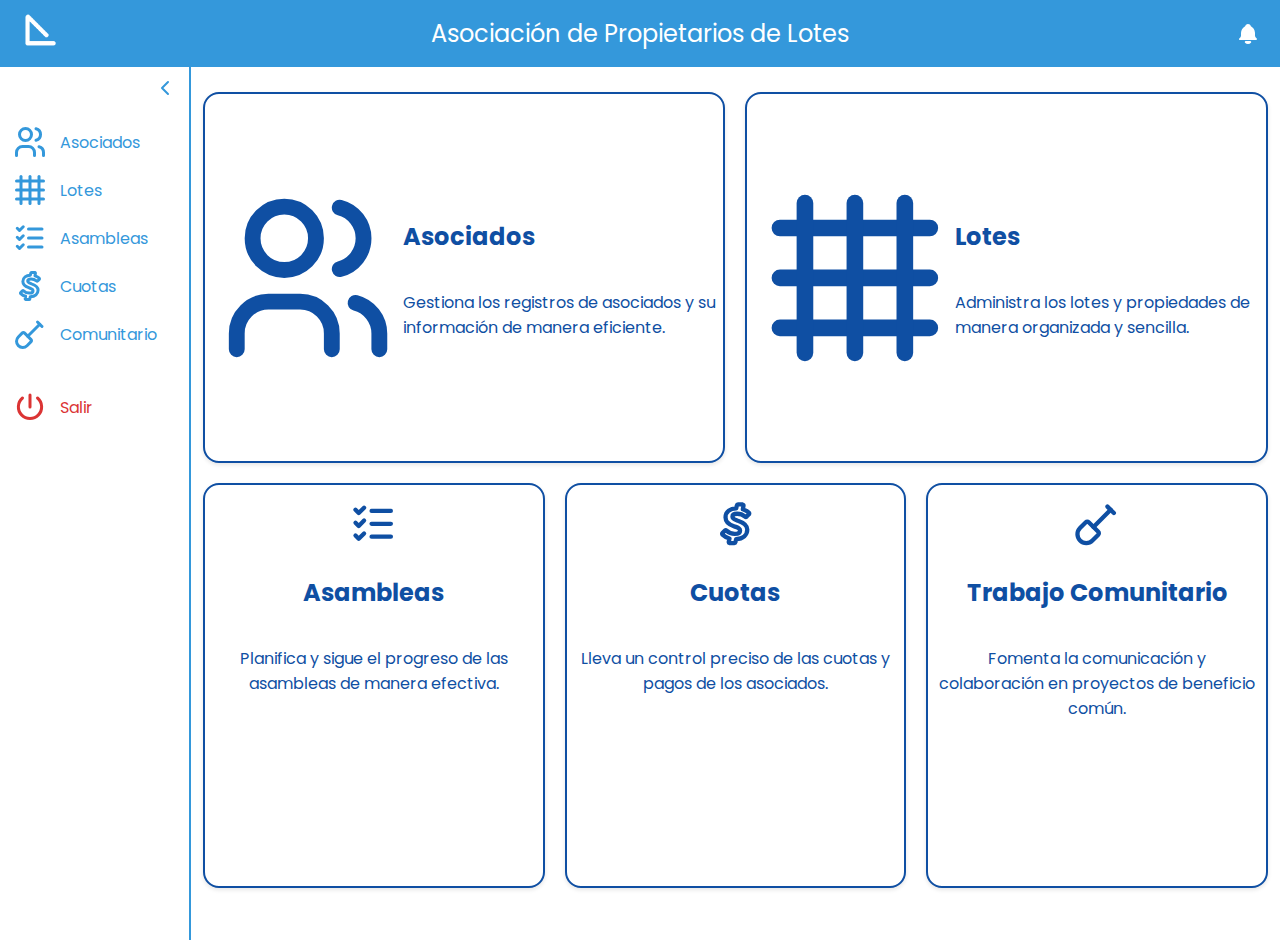
<file: index.html>
<!DOCTYPE html>
<html lang="es">

<head>
    <meta charset="UTF-8">
    <meta name="viewport" content="width=device-width, initial-scale=1.0">
    <link rel="stylesheet" href="./styles/dashboard.css">
    <script defer src="./script/sidebar.js"></script>
    <link rel="shortcut icon" href="./pages/assets/logo-apl-no-back.png" type="image/x-icon">
    <title>APL | Inicio</title>
</head>

<body>
    <header class="header">
        <div class="header-logo">
            <img src="./pages/assets/logo-apl.png" alt="Logo">
        </div>
        <div class="header-title">
            Asociación de Propietarios de Lotes
        </div>
        <div class="header-notification">
            <svg xmlns="http://www.w3.org/2000/svg" class="icon icon-tabler icon-tabler-bell-filled" width="24" height="24" viewBox="0 0 24 24" stroke-width="2" stroke="currentColor" fill="none" stroke-linecap="round" stroke-linejoin="round">
                <path stroke="none" d="M0 0h24v24H0z" fill="none"></path>
                <path d="M14.235 19c.865 0 1.322 1.024 .745 1.668a3.992 3.992 0 0 1 -2.98 1.332a3.992 3.992 0 0 1 -2.98 -1.332c-.552 -.616 -.158 -1.579 .634 -1.661l.11 -.006h4.471z" stroke-width="0" fill="currentColor"></path>
                <path d="M12 2c1.358 0 2.506 .903 2.875 2.141l.046 .171l.008 .043a8.013 8.013 0 0 1 4.024 6.069l.028 .287l.019 .289v2.931l.021 .136a3 3 0 0 0 1.143 1.847l.167 .117l.162 .099c.86 .487 .56 1.766 -.377 1.864l-.116 .006h-16c-1.028 0 -1.387 -1.364 -.493 -1.87a3 3 0 0 0 1.472 -2.063l.021 -.143l.001 -2.97a8 8 0 0 1 3.821 -6.454l.248 -.146l.01 -.043a3.003 3.003 0 0 1 2.562 -2.29l.182 -.017l.176 -.004z" stroke-width="0" fill="currentColor"></path>
             </svg>
        </div>
    </header>
    <div class="dashboard">
        <div class="sidebar" id="sidebar">
            
            <div class="arrow-container">
                <div class="arrow">
                    <svg xmlns="http://www.w3.org/2000/svg" class="icon icon-tabler icon-tabler-chevron-left" width="24" height="24" viewBox="0 0 24 24" stroke-width="2" stroke="currentColor" fill="none" stroke-linecap="round" stroke-linejoin="round">
                        <path stroke="none" d="M0 0h24v24H0z" fill="none"></path>
                        <path d="M15 6l-6 6l6 6"></path>
                     </svg>
                </div>
            </div>
            <ul>
                <li class="item-sidebar">
                    <svg xmlns="http://www.w3.org/2000/svg" class="icon icon-tabler icon-tabler-users" width="24" height="24" viewBox="0 0 24 24" stroke-width="2" stroke="currentColor" fill="none" stroke-linecap="round" stroke-linejoin="round">
                        <path stroke="none" d="M0 0h24v24H0z" fill="none"></path>
                        <path d="M9 7m-4 0a4 4 0 1 0 8 0a4 4 0 1 0 -8 0"></path>
                        <path d="M3 21v-2a4 4 0 0 1 4 -4h4a4 4 0 0 1 4 4v2"></path>
                        <path d="M16 3.13a4 4 0 0 1 0 7.75"></path>
                        <path d="M21 21v-2a4 4 0 0 0 -3 -3.85"></path>
                     </svg>
                     
                    <a href="./pages/asociados.html" class="link-sidebar">Asociados</a></li>
                <li class="item-sidebar">
                    <svg xmlns="http://www.w3.org/2000/svg" class="icon-sidebar" width="24" height="24" viewBox="0 0 24 24" stroke-width="2" stroke="currentColor" fill="none" stroke-linecap="round" stroke-linejoin="round">
                        <path stroke="none" d="M0 0h24v24H0z" fill="none"></path>
                        <path d="M3 6h18"></path>
                        <path d="M3 12h18"></path>
                        <path d="M3 18h18"></path>
                        <path d="M6 3v18"></path>
                        <path d="M12 3v18"></path>
                        <path d="M18 3v18"></path>
                     </svg>
                     
                    <a href="#" class="link-sidebar">Lotes</a></li>
                <li class="item-sidebar">
                    <svg xmlns="http://www.w3.org/2000/svg" class="icon icon-tabler icon-tabler-list-check" width="24" height="24" viewBox="0 0 24 24" stroke-width="2" stroke="currentColor" fill="none" stroke-linecap="round" stroke-linejoin="round">
                        <path stroke="none" d="M0 0h24v24H0z" fill="none"></path>
                        <path d="M3.5 5.5l1.5 1.5l2.5 -2.5"></path>
                        <path d="M3.5 11.5l1.5 1.5l2.5 -2.5"></path>
                        <path d="M3.5 17.5l1.5 1.5l2.5 -2.5"></path>
                        <path d="M11 6l9 0"></path>
                        <path d="M11 12l9 0"></path>
                        <path d="M11 18l9 0"></path>
                     </svg>
                     
                    <a href="#" class="link-sidebar">Asambleas</a></li>
                <li class="item-sidebar">
                    <svg xmlns="http://www.w3.org/2000/svg" class="icon icon-tabler icon-tabler-brand-cashapp" width="24" height="24" viewBox="0 0 24 24" stroke-width="2" stroke="currentColor" fill="none" stroke-linecap="round" stroke-linejoin="round">
                        <path stroke="none" d="M0 0h24v24H0z" fill="none"></path>
                        <path d="M17.1 8.648a.568 .568 0 0 1 -.761 .011a5.682 5.682 0 0 0 -3.659 -1.34c-1.102 0 -2.205 .363 -2.205 1.374c0 1.023 1.182 1.364 2.546 1.875c2.386 .796 4.363 1.796 4.363 4.137c0 2.545 -1.977 4.295 -5.204 4.488l-.295 1.364a.557 .557 0 0 1 -.546 .443h-2.034l-.102 -.011a.568 .568 0 0 1 -.432 -.67l.318 -1.444a7.432 7.432 0 0 1 -3.273 -1.784v-.011a.545 .545 0 0 1 0 -.773l1.137 -1.102c.214 -.2 .547 -.2 .761 0a5.495 5.495 0 0 0 3.852 1.5c1.478 0 2.466 -.625 2.466 -1.614c0 -.989 -1 -1.25 -2.886 -1.954c-2 -.716 -3.898 -1.728 -3.898 -4.091c0 -2.75 2.284 -4.091 4.989 -4.216l.284 -1.398a.545 .545 0 0 1 .545 -.432h2.023l.114 .012a.544 .544 0 0 1 .42 .647l-.307 1.557a8.528 8.528 0 0 1 2.818 1.58l.023 .022c.216 .228 .216 .569 0 .773l-1.057 1.057z"></path>
                     </svg>
                     
                    <a href="#" class="link-sidebar">Cuotas</a></li>
                <li class="item-sidebar">
                    <svg xmlns="http://www.w3.org/2000/svg" class="icon icon-tabler icon-tabler-shovel" width="24" height="24" viewBox="0 0 24 24" stroke-width="2" stroke="currentColor" fill="none" stroke-linecap="round" stroke-linejoin="round">
                        <path stroke="none" d="M0 0h24v24H0z" fill="none"></path>
                        <path d="M17 4l3 3"></path>
                        <path d="M18.5 5.5l-8 8"></path>
                        <path d="M8.276 11.284l4.44 4.44a.968 .968 0 0 1 0 1.369l-2.704 2.704a4.108 4.108 0 0 1 -5.809 -5.81l2.704 -2.703a.968 .968 0 0 1 1.37 0z"></path>
                     </svg>
                    <a href="#" class="link-sidebar">Comunitario</a></li>
                    <br>
                    <li class="item-sidebar logout">
                        <svg xmlns="http://www.w3.org/2000/svg" class="icon icon-tabler icon-tabler-power" width="24" height="24" viewBox="0 0 24 24" stroke-width="2" stroke="currentColor" fill="none" stroke-linecap="round" stroke-linejoin="round">
                            <path stroke="none" d="M0 0h24v24H0z" fill="none"></path>
                            <path d="M7 6a7.75 7.75 0 1 0 10 0"></path>
                            <path d="M12 4l0 8"></path>
                         </svg>
                         <a href="/" class="link-sidebar">Salir</a>
                    </li>
            </ul>
           
        </div>
        <div class="content">
            <div class="card card-1">
                    <svg xmlns="http://www.w3.org/2000/svg" class="icon icon-tabler icon-tabler-users" width="24" height="24" viewBox="0 0 24 24" stroke-width="2" stroke="currentColor" fill="none" stroke-linecap="round" stroke-linejoin="round">
                        <path stroke="none" d="M0 0h24v24H0z" fill="none"></path>
                        <path d="M9 7m-4 0a4 4 0 1 0 8 0a4 4 0 1 0 -8 0"></path>
                        <path d="M3 21v-2a4 4 0 0 1 4 -4h4a4 4 0 0 1 4 4v2"></path>
                        <path d="M16 3.13a4 4 0 0 1 0 7.75"></path>
                        <path d="M21 21v-2a4 4 0 0 0 -3 -3.85"></path>
                     </svg>
                     <div class="copy">
                         <h2>Asociados</h2>
                         <p>Gestiona los registros de asociados y su información de manera eficiente.</p>
                     </div>
                </div>
            <div class="card card-2">
                <svg xmlns="http://www.w3.org/2000/svg" class="icon-sidebar" width="24" height="24" viewBox="0 0 24 24" stroke-width="2" stroke="currentColor" fill="none" stroke-linecap="round" stroke-linejoin="round">
                    <path stroke="none" d="M0 0h24v24H0z" fill="none"></path>
                    <path d="M3 6h18"></path>
                    <path d="M3 12h18"></path>
                    <path d="M3 18h18"></path>
                    <path d="M6 3v18"></path>
                    <path d="M12 3v18"></path>
                    <path d="M18 3v18"></path>
                 </svg>
                <div class="copy">
                    <h2>Lotes</h2>
                    <p>Administra los lotes y propiedades de manera organizada y sencilla.</p>
                </div>
                
            </div>
            <div class="card card-3">
                <svg xmlns="http://www.w3.org/2000/svg" class="icon icon-tabler icon-tabler-list-check" width="24" height="24" viewBox="0 0 24 24" stroke-width="2" stroke="currentColor" fill="none" stroke-linecap="round" stroke-linejoin="round">
                    <path stroke="none" d="M0 0h24v24H0z" fill="none"></path>
                    <path d="M3.5 5.5l1.5 1.5l2.5 -2.5"></path>
                    <path d="M3.5 11.5l1.5 1.5l2.5 -2.5"></path>
                    <path d="M3.5 17.5l1.5 1.5l2.5 -2.5"></path>
                    <path d="M11 6l9 0"></path>
                    <path d="M11 12l9 0"></path>
                    <path d="M11 18l9 0"></path>
                 </svg>
                <div class="copy">
                    <h2>Asambleas</h2>
                    <p>Planifica y sigue el progreso de las asambleas de manera efectiva.</p>
                </div>
                
            </div>
            <div class="card card-4">
                <svg xmlns="http://www.w3.org/2000/svg" class="icon icon-tabler icon-tabler-brand-cashapp" width="24" height="24" viewBox="0 0 24 24" stroke-width="2" stroke="currentColor" fill="none" stroke-linecap="round" stroke-linejoin="round">
                    <path stroke="none" d="M0 0h24v24H0z" fill="none"></path>
                    <path d="M17.1 8.648a.568 .568 0 0 1 -.761 .011a5.682 5.682 0 0 0 -3.659 -1.34c-1.102 0 -2.205 .363 -2.205 1.374c0 1.023 1.182 1.364 2.546 1.875c2.386 .796 4.363 1.796 4.363 4.137c0 2.545 -1.977 4.295 -5.204 4.488l-.295 1.364a.557 .557 0 0 1 -.546 .443h-2.034l-.102 -.011a.568 .568 0 0 1 -.432 -.67l.318 -1.444a7.432 7.432 0 0 1 -3.273 -1.784v-.011a.545 .545 0 0 1 0 -.773l1.137 -1.102c.214 -.2 .547 -.2 .761 0a5.495 5.495 0 0 0 3.852 1.5c1.478 0 2.466 -.625 2.466 -1.614c0 -.989 -1 -1.25 -2.886 -1.954c-2 -.716 -3.898 -1.728 -3.898 -4.091c0 -2.75 2.284 -4.091 4.989 -4.216l.284 -1.398a.545 .545 0 0 1 .545 -.432h2.023l.114 .012a.544 .544 0 0 1 .42 .647l-.307 1.557a8.528 8.528 0 0 1 2.818 1.58l.023 .022c.216 .228 .216 .569 0 .773l-1.057 1.057z"></path>
                 </svg>
                <div class="copy">
                    <h2>Cuotas</h2>
                    <p>Lleva un control preciso de las cuotas y pagos de los asociados.</p>
                </div>
                
            </div>
            <div class="card card-5">
                <svg xmlns="http://www.w3.org/2000/svg" class="icon icon-tabler icon-tabler-shovel" width="24" height="24" viewBox="0 0 24 24" stroke-width="2" stroke="currentColor" fill="none" stroke-linecap="round" stroke-linejoin="round">
                    <path stroke="none" d="M0 0h24v24H0z" fill="none"></path>
                    <path d="M17 4l3 3"></path>
                    <path d="M18.5 5.5l-8 8"></path>
                    <path d="M8.276 11.284l4.44 4.44a.968 .968 0 0 1 0 1.369l-2.704 2.704a4.108 4.108 0 0 1 -5.809 -5.81l2.704 -2.703a.968 .968 0 0 1 1.37 0z"></path>
                 </svg>
                <div class="copy">
                    <h2>Trabajo Comunitario</h2>
                    <p>Fomenta la comunicación y colaboración en proyectos de beneficio común.</p>
                </div>
                
            </div>
        </div>
    </div>
</body>

</html>
</file>
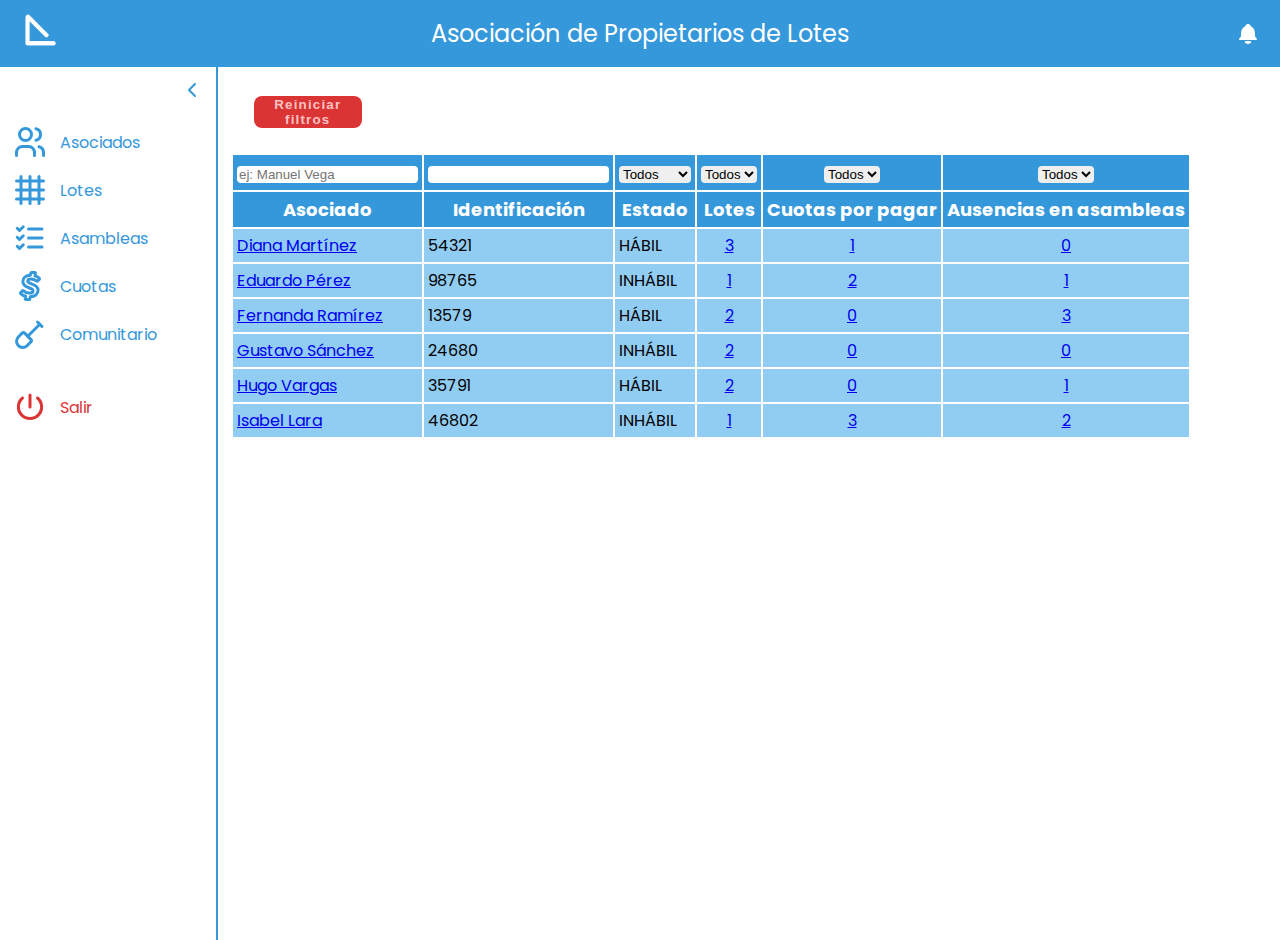
<file: pages/asociados.html>
<!DOCTYPE html>
<html lang="es">

<head>
    <meta charset="UTF-8">
    <meta name="viewport" content="width=device-width, initial-scale=1.0">
    <link rel="stylesheet" href="../styles/dashboard.css">
    <link rel="stylesheet" href="../styles/tablas.css">
    <link rel="stylesheet" href="../styles/dashboard.css">
    <script defer src="/script/dashboardAsociados.js"></script>
    <script defer src="../script/sidebar.js"></script>
    <script defer src="/script/filtrarFilas.js"></script>
    <link rel="shortcut icon" href="./assets/logo-apl-no-back.png" type="image/x-icon">
    <link rel="stylesheet" href="../styles/tablas.css">
    <title>APL | Asociados</title>
</head>

<body>
    <header class="header">
        <div class="header-logo">
            <img src="assets/logo-apl.png" alt="Logo">
        </div>
        <div class="header-title">
            Asociación de Propietarios de Lotes
        </div>
        <div class="header-notification">
            <svg xmlns="http://www.w3.org/2000/svg" class="icon icon-tabler icon-tabler-bell-filled" width="24"
                height="24" viewBox="0 0 24 24" stroke-width="2" stroke="currentColor" fill="none"
                stroke-linecap="round" stroke-linejoin="round">
                <path stroke="none" d="M0 0h24v24H0z" fill="none"></path>
                <path
                    d="M14.235 19c.865 0 1.322 1.024 .745 1.668a3.992 3.992 0 0 1 -2.98 1.332a3.992 3.992 0 0 1 -2.98 -1.332c-.552 -.616 -.158 -1.579 .634 -1.661l.11 -.006h4.471z"
                    stroke-width="0" fill="currentColor"></path>
                <path
                    d="M12 2c1.358 0 2.506 .903 2.875 2.141l.046 .171l.008 .043a8.013 8.013 0 0 1 4.024 6.069l.028 .287l.019 .289v2.931l.021 .136a3 3 0 0 0 1.143 1.847l.167 .117l.162 .099c.86 .487 .56 1.766 -.377 1.864l-.116 .006h-16c-1.028 0 -1.387 -1.364 -.493 -1.87a3 3 0 0 0 1.472 -2.063l.021 -.143l.001 -2.97a8 8 0 0 1 3.821 -6.454l.248 -.146l.01 -.043a3.003 3.003 0 0 1 2.562 -2.29l.182 -.017l.176 -.004z"
                    stroke-width="0" fill="currentColor"></path>
            </svg>
        </div>
    </header>
    <div class="dashboard">
        <div class="sidebar" id="sidebar">

            <div class="arrow-container">
                <div class="arrow">
                    <svg xmlns="http://www.w3.org/2000/svg" class="icon icon-tabler icon-tabler-chevron-left" width="24"
                        height="24" viewBox="0 0 24 24" stroke-width="2" stroke="currentColor" fill="none"
                        stroke-linecap="round" stroke-linejoin="round">
                        <path stroke="none" d="M0 0h24v24H0z" fill="none"></path>
                        <path d="M15 6l-6 6l6 6"></path>
                    </svg>
                </div>
            </div>
            <ul>
                <li class="item-sidebar">
                    <svg xmlns="http://www.w3.org/2000/svg" class="icon icon-tabler icon-tabler-users" width="24"
                        height="24" viewBox="0 0 24 24" stroke-width="2" stroke="currentColor" fill="none"
                        stroke-linecap="round" stroke-linejoin="round">
                        <path stroke="none" d="M0 0h24v24H0z" fill="none"></path>
                        <path d="M9 7m-4 0a4 4 0 1 0 8 0a4 4 0 1 0 -8 0"></path>
                        <path d="M3 21v-2a4 4 0 0 1 4 -4h4a4 4 0 0 1 4 4v2"></path>
                        <path d="M16 3.13a4 4 0 0 1 0 7.75"></path>
                        <path d="M21 21v-2a4 4 0 0 0 -3 -3.85"></path>
                    </svg>

                    <a href="#" class="link-sidebar">Asociados</a>
                </li>
                <li class="item-sidebar">
                    <svg xmlns="http://www.w3.org/2000/svg" class="icon-sidebar" width="24" height="24"
                        viewBox="0 0 24 24" stroke-width="2" stroke="currentColor" fill="none" stroke-linecap="round"
                        stroke-linejoin="round">
                        <path stroke="none" d="M0 0h24v24H0z" fill="none"></path>
                        <path d="M3 6h18"></path>
                        <path d="M3 12h18"></path>
                        <path d="M3 18h18"></path>
                        <path d="M6 3v18"></path>
                        <path d="M12 3v18"></path>
                        <path d="M18 3v18"></path>
                    </svg>

                    <a href="#" class="link-sidebar">Lotes</a>
                </li>
                <li class="item-sidebar">
                    <svg xmlns="http://www.w3.org/2000/svg" class="icon icon-tabler icon-tabler-list-check" width="24"
                        height="24" viewBox="0 0 24 24" stroke-width="2" stroke="currentColor" fill="none"
                        stroke-linecap="round" stroke-linejoin="round">
                        <path stroke="none" d="M0 0h24v24H0z" fill="none"></path>
                        <path d="M3.5 5.5l1.5 1.5l2.5 -2.5"></path>
                        <path d="M3.5 11.5l1.5 1.5l2.5 -2.5"></path>
                        <path d="M3.5 17.5l1.5 1.5l2.5 -2.5"></path>
                        <path d="M11 6l9 0"></path>
                        <path d="M11 12l9 0"></path>
                        <path d="M11 18l9 0"></path>
                    </svg>

                    <a href="#" class="link-sidebar">Asambleas</a>
                </li>
                <li class="item-sidebar">
                    <svg xmlns="http://www.w3.org/2000/svg" class="icon icon-tabler icon-tabler-brand-cashapp"
                        width="24" height="24" viewBox="0 0 24 24" stroke-width="2" stroke="currentColor" fill="none"
                        stroke-linecap="round" stroke-linejoin="round">
                        <path stroke="none" d="M0 0h24v24H0z" fill="none"></path>
                        <path
                            d="M17.1 8.648a.568 .568 0 0 1 -.761 .011a5.682 5.682 0 0 0 -3.659 -1.34c-1.102 0 -2.205 .363 -2.205 1.374c0 1.023 1.182 1.364 2.546 1.875c2.386 .796 4.363 1.796 4.363 4.137c0 2.545 -1.977 4.295 -5.204 4.488l-.295 1.364a.557 .557 0 0 1 -.546 .443h-2.034l-.102 -.011a.568 .568 0 0 1 -.432 -.67l.318 -1.444a7.432 7.432 0 0 1 -3.273 -1.784v-.011a.545 .545 0 0 1 0 -.773l1.137 -1.102c.214 -.2 .547 -.2 .761 0a5.495 5.495 0 0 0 3.852 1.5c1.478 0 2.466 -.625 2.466 -1.614c0 -.989 -1 -1.25 -2.886 -1.954c-2 -.716 -3.898 -1.728 -3.898 -4.091c0 -2.75 2.284 -4.091 4.989 -4.216l.284 -1.398a.545 .545 0 0 1 .545 -.432h2.023l.114 .012a.544 .544 0 0 1 .42 .647l-.307 1.557a8.528 8.528 0 0 1 2.818 1.58l.023 .022c.216 .228 .216 .569 0 .773l-1.057 1.057z">
                        </path>
                    </svg>

                    <a href="#" class="link-sidebar">Cuotas</a>
                </li>
                <li class="item-sidebar">
                    <svg xmlns="http://www.w3.org/2000/svg" class="icon icon-tabler icon-tabler-shovel" width="24"
                        height="24" viewBox="0 0 24 24" stroke-width="2" stroke="currentColor" fill="none"
                        stroke-linecap="round" stroke-linejoin="round">
                        <path stroke="none" d="M0 0h24v24H0z" fill="none"></path>
                        <path d="M17 4l3 3"></path>
                        <path d="M18.5 5.5l-8 8"></path>
                        <path
                            d="M8.276 11.284l4.44 4.44a.968 .968 0 0 1 0 1.369l-2.704 2.704a4.108 4.108 0 0 1 -5.809 -5.81l2.704 -2.703a.968 .968 0 0 1 1.37 0z">
                        </path>
                    </svg>
                    <a href="#" class="link-sidebar">Comunitario</a>
                </li>
                <br>
                <li class="item-sidebar logout">
                    <svg xmlns="http://www.w3.org/2000/svg" class="icon icon-tabler icon-tabler-power" width="24"
                        height="24" viewBox="0 0 24 24" stroke-width="2" stroke="currentColor" fill="none"
                        stroke-linecap="round" stroke-linejoin="round">
                        <path stroke="none" d="M0 0h24v24H0z" fill="none"></path>
                        <path d="M7 6a7.75 7.75 0 1 0 10 0"></path>
                        <path d="M12 4l0 8"></path>
                    </svg>
                    <a href="/" class="link-sidebar">Salir</a>
                </li>
            </ul>

        </div>
        <div class="wrapper-content">
            <div class="content">
                <div class="emergente">
                    <button id="limpiarFiltros">Reiniciar filtros</button>
                    <div>
                        <p id="mensajeNoCoincidencias" style="display: none;">No hay coincidencias</p>
                    </div>
                </div>
                <table id="tabla-asociados">
                    <thead>
                        <th><input type="text" name="buscarAsociado" id="buscarAsociado" placeholder="ej: Manuel Vega">
                        </th>
                        <th><input type="text" name="buscarIdentificacion" id="buscarIdentificacion"></th>
                        <th>
                            <select name="estadoAsociado" id="estadoAsociado">
                                <option value="Todos" selected>Todos</option>
                                <option value="HÁBIL">HÁBIL</option>
                                <option value="INHÁBIL">INHÁBIL</option>
                            </select>
                        </th>
                        <th>
                            <select name="lotesAsociado" id="lotesAsociado">
                                <option value="Todos" selected>Todos</option>
                                <option value="0">0</option>
                                <option value="1">1</option>
                                <option value="2">2</option>
                                <option value="3">3</option>
                                <option value="4">4</option>
                            </select>
                        </th>
                        <th>
                            <select name="cuotasAsociado" id="cuotasAsociado">
                                <option value="Todos" selected>Todos</option>
                                <option value="0">0</option>
                                <option value="1">1</option>
                                <option value="2">2</option>
                                <option value="3">3</option>
                                <option value="4">4</option>
                            </select>
                        </th>
                        <th>
                            <select name="ausenciasAsociado" id="ausenciasAsociado">
                                <option value="Todos" selected>Todos</option>
                                <option value="0">0</option>
                                <option value="1">1</option>
                                <option value="2">2</option>
                                <option value="3">3</option>
                                <option value="4">4</option>
                            </select>
                        </th>
                    </thead>
                    <thead>
                        <th>Asociado</th>
                        <th>Identificación</th>
                        <th>Estado</th>
                        <th>Lotes</th>
                        <th>Cuotas por pagar</th>
                        <th>Ausencias en asambleas</th>
                    </thead>
                    <tbody>

                    </tbody>
                </table>
            </div>
        </div>
    </div>
</body>

</html>
</file>
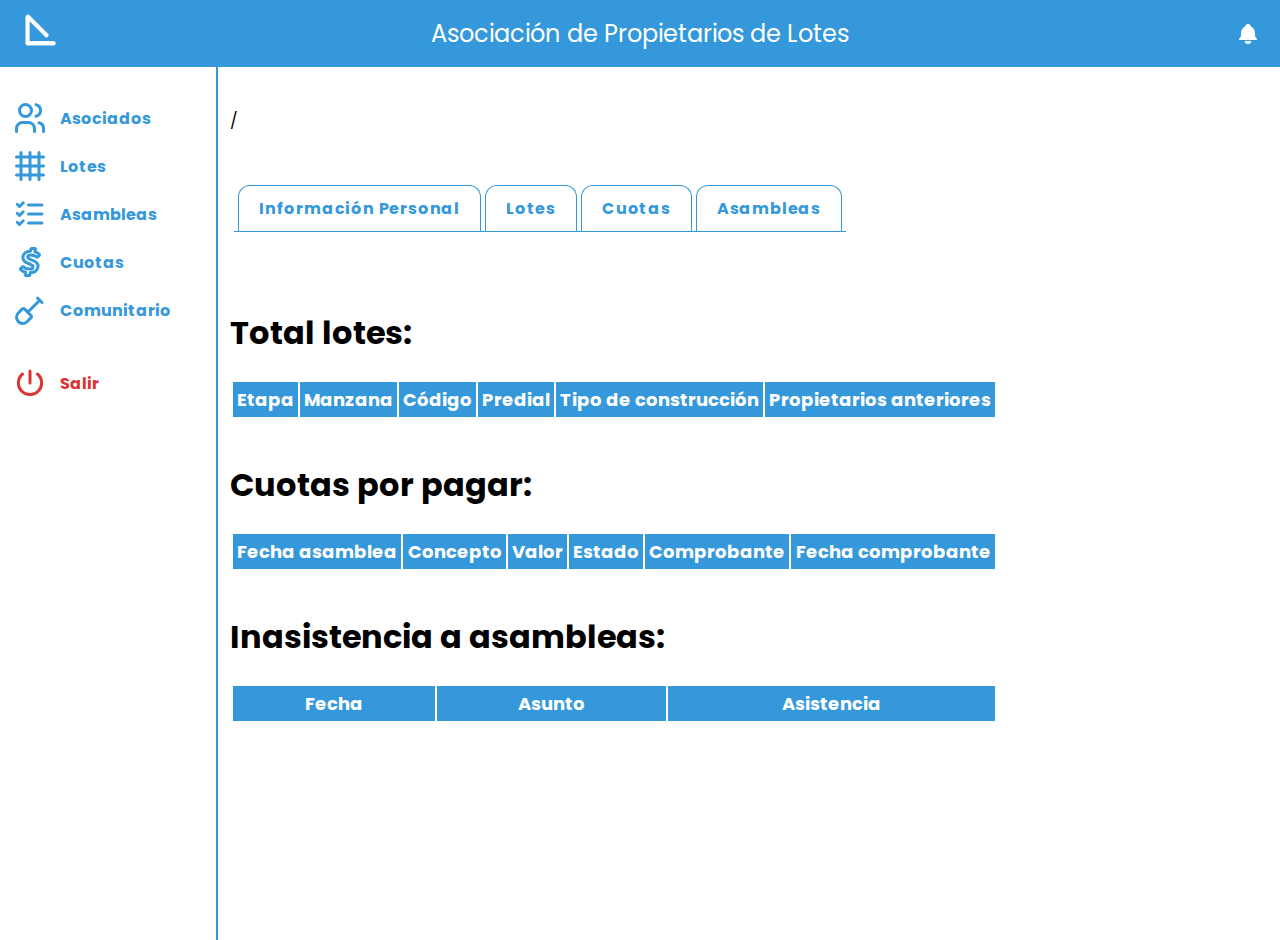
<file: pages/detalle-asociado.html>
<!DOCTYPE html>
<html lang="es">

<head>
    <meta charset="UTF-8">
    <meta name="viewport" content="width=device-width, initial-scale=1.0">
    <link rel="stylesheet" href="../styles/dashboard.css">
    <link rel="stylesheet" href="../styles/tablas.css">
    <link rel="stylesheet" href="../styles/dashboard.css">
    <link rel="stylesheet" href="/styles/tabs.css">
    <script defer src="/script/sidebar.js"></script>
    <script defer src="/script/mostrarTab.js"></script>
    <script defer src="/script/routes.js"></script>
    <script src="/script/cargarDetalle.js"></script>
    <link rel="shortcut icon" href="./assets/logo-apl-no-back.png" type="image/x-icon">
    <link rel="stylesheet" href="../styles/tablas.css">
    <title>APL | Asociados</title>

</head>

<body>
    <header class="header">
        <div class="header-logo">
            <img src="assets/logo-apl.png" alt="Logo">
        </div>
        <div class="header-title">
            Asociación de Propietarios de Lotes
        </div>
        <div class="header-notification">
            <svg xmlns="http://www.w3.org/2000/svg" class="icon icon-tabler icon-tabler-bell-filled" width="24"
                height="24" viewBox="0 0 24 24" stroke-width="2" stroke="currentColor" fill="none"
                stroke-linecap="round" stroke-linejoin="round">
                <path stroke="none" d="M0 0h24v24H0z" fill="none"></path>
                <path
                    d="M14.235 19c.865 0 1.322 1.024 .745 1.668a3.992 3.992 0 0 1 -2.98 1.332a3.992 3.992 0 0 1 -2.98 -1.332c-.552 -.616 -.158 -1.579 .634 -1.661l.11 -.006h4.471z"
                    stroke-width="0" fill="currentColor"></path>
                <path
                    d="M12 2c1.358 0 2.506 .903 2.875 2.141l.046 .171l.008 .043a8.013 8.013 0 0 1 4.024 6.069l.028 .287l.019 .289v2.931l.021 .136a3 3 0 0 0 1.143 1.847l.167 .117l.162 .099c.86 .487 .56 1.766 -.377 1.864l-.116 .006h-16c-1.028 0 -1.387 -1.364 -.493 -1.87a3 3 0 0 0 1.472 -2.063l.021 -.143l.001 -2.97a8 8 0 0 1 3.821 -6.454l.248 -.146l.01 -.043a3.003 3.003 0 0 1 2.562 -2.29l.182 -.017l.176 -.004z"
                    stroke-width="0" fill="currentColor"></path>
            </svg>
        </div>
    </header>
    <div class="dashboard">
        <div class="sidebar" id="sidebar">

            <ul>
                <li class="item-sidebar">
                    <svg xmlns="http://www.w3.org/2000/svg" class="icon icon-tabler icon-tabler-users" width="24"
                        height="24" viewBox="0 0 24 24" stroke-width="2" stroke="currentColor" fill="none"
                        stroke-linecap="round" stroke-linejoin="round">
                        <path stroke="none" d="M0 0h24v24H0z" fill="none"></path>
                        <path d="M9 7m-4 0a4 4 0 1 0 8 0a4 4 0 1 0 -8 0"></path>
                        <path d="M3 21v-2a4 4 0 0 1 4 -4h4a4 4 0 0 1 4 4v2"></path>
                        <path d="M16 3.13a4 4 0 0 1 0 7.75"></path>
                        <path d="M21 21v-2a4 4 0 0 0 -3 -3.85"></path>
                    </svg>

                    <a href="/pages/asociados.html" class="link-sidebar">Asociados</a>
                </li>
                <li class="item-sidebar">
                    <svg xmlns="http://www.w3.org/2000/svg" class="icon-sidebar" width="24" height="24"
                        viewBox="0 0 24 24" stroke-width="2" stroke="currentColor" fill="none" stroke-linecap="round"
                        stroke-linejoin="round">
                        <path stroke="none" d="M0 0h24v24H0z" fill="none"></path>
                        <path d="M3 6h18"></path>
                        <path d="M3 12h18"></path>
                        <path d="M3 18h18"></path>
                        <path d="M6 3v18"></path>
                        <path d="M12 3v18"></path>
                        <path d="M18 3v18"></path>
                    </svg>

                    <a href="#" class="link-sidebar">Lotes</a>
                </li>
                <li class="item-sidebar">
                    <svg xmlns="http://www.w3.org/2000/svg" class="icon icon-tabler icon-tabler-list-check" width="24"
                        height="24" viewBox="0 0 24 24" stroke-width="2" stroke="currentColor" fill="none"
                        stroke-linecap="round" stroke-linejoin="round">
                        <path stroke="none" d="M0 0h24v24H0z" fill="none"></path>
                        <path d="M3.5 5.5l1.5 1.5l2.5 -2.5"></path>
                        <path d="M3.5 11.5l1.5 1.5l2.5 -2.5"></path>
                        <path d="M3.5 17.5l1.5 1.5l2.5 -2.5"></path>
                        <path d="M11 6l9 0"></path>
                        <path d="M11 12l9 0"></path>
                        <path d="M11 18l9 0"></path>
                    </svg>

                    <a href="#" class="link-sidebar">Asambleas</a>
                </li>
                <li class="item-sidebar">
                    <svg xmlns="http://www.w3.org/2000/svg" class="icon icon-tabler icon-tabler-brand-cashapp"
                        width="24" height="24" viewBox="0 0 24 24" stroke-width="2" stroke="currentColor" fill="none"
                        stroke-linecap="round" stroke-linejoin="round">
                        <path stroke="none" d="M0 0h24v24H0z" fill="none"></path>
                        <path
                            d="M17.1 8.648a.568 .568 0 0 1 -.761 .011a5.682 5.682 0 0 0 -3.659 -1.34c-1.102 0 -2.205 .363 -2.205 1.374c0 1.023 1.182 1.364 2.546 1.875c2.386 .796 4.363 1.796 4.363 4.137c0 2.545 -1.977 4.295 -5.204 4.488l-.295 1.364a.557 .557 0 0 1 -.546 .443h-2.034l-.102 -.011a.568 .568 0 0 1 -.432 -.67l.318 -1.444a7.432 7.432 0 0 1 -3.273 -1.784v-.011a.545 .545 0 0 1 0 -.773l1.137 -1.102c.214 -.2 .547 -.2 .761 0a5.495 5.495 0 0 0 3.852 1.5c1.478 0 2.466 -.625 2.466 -1.614c0 -.989 -1 -1.25 -2.886 -1.954c-2 -.716 -3.898 -1.728 -3.898 -4.091c0 -2.75 2.284 -4.091 4.989 -4.216l.284 -1.398a.545 .545 0 0 1 .545 -.432h2.023l.114 .012a.544 .544 0 0 1 .42 .647l-.307 1.557a8.528 8.528 0 0 1 2.818 1.58l.023 .022c.216 .228 .216 .569 0 .773l-1.057 1.057z">
                        </path>
                    </svg>

                    <a href="#" class="link-sidebar">Cuotas</a>
                </li>
                <li class="item-sidebar">
                    <svg xmlns="http://www.w3.org/2000/svg" class="icon icon-tabler icon-tabler-shovel" width="24"
                        height="24" viewBox="0 0 24 24" stroke-width="2" stroke="currentColor" fill="none"
                        stroke-linecap="round" stroke-linejoin="round">
                        <path stroke="none" d="M0 0h24v24H0z" fill="none"></path>
                        <path d="M17 4l3 3"></path>
                        <path d="M18.5 5.5l-8 8"></path>
                        <path
                            d="M8.276 11.284l4.44 4.44a.968 .968 0 0 1 0 1.369l-2.704 2.704a4.108 4.108 0 0 1 -5.809 -5.81l2.704 -2.703a.968 .968 0 0 1 1.37 0z">
                        </path>
                    </svg>
                    <a href="#" class="link-sidebar">Comunitario</a>
                </li>
                <br>
                <li class="item-sidebar logout">
                    <svg xmlns="http://www.w3.org/2000/svg" class="icon icon-tabler icon-tabler-power" width="24"
                        height="24" viewBox="0 0 24 24" stroke-width="2" stroke="currentColor" fill="none"
                        stroke-linecap="round" stroke-linejoin="round">
                        <path stroke="none" d="M0 0h24v24H0z" fill="none"></path>
                        <path d="M7 6a7.75 7.75 0 1 0 10 0"></path>
                        <path d="M12 4l0 8"></path>
                    </svg>
                    <a href="/" class="link-sidebar">Salir</a>
                </li>
            </ul>

        </div>
        <div class="wrapper-content">
            <div class="content">
                <p><span id="rutaAsociado"></span>/<span id="rutaTab"></span></p>
                <div class="container-tabs">
                    <ul class="tabs">
                        <li><a href="#info" onclick="mostrarOcultarTabs()">Información Personal</a></li>
                        <li><a href="#lotes" onclick="mostrarOcultarTabs()">Lotes</a></li>
                        <li><a href="#cuotas" onclick="mostrarOcultarTabs()">Cuotas</a></li>
                        <li><a href="#asambleas" onclick="mostrarOcultarTabs()">Asambleas</a></li>
                    </ul>
                </div>
                <div class="tab-content" id="info">
                </div>
                <div class="tab-content" id="lotes">
                    <h1>Total lotes: <span id="cantidad-lotes-asociado"></span></h1>
                    <table id="tabla-lotes-asociado">
                        <thead>
                            <th>Etapa</th>
                            <th>Manzana</th>
                            <th>Código</th>
                            <th>Predial</th>
                            <th>Tipo de construcción</th>
                            <th>Propietarios anteriores</th>
                        </thead>
                        <tbody>
                        </tbody>
                    </table>
                </div>
                <div class="tab-content" id="cuotas">
                    <h1>Cuotas por pagar: <span id="cuotasPorPagar"></span></h1>
                    <table id="cuotasAsociado">
                        <thead>
                            <th>Fecha asamblea</th>
                            <th>Concepto</th>
                            <th>Valor</th>
                            <th>Estado</th>
                            <th>Comprobante</th>
                            <th>Fecha comprobante</th>
                        </thead>
                        <tbody>
                        </tbody>
                    </table>
                </div>
                <div class="tab-content" id="asambleas">
                    <h1>Inasistencia a asambleas: <span id="inasistenciaAsambleas"></span></h1>
                    <table id="tablaAsambleasAsociado">
                        <thead>
                            <th>Fecha</th>
                            <th>Asunto</th>
                            <th>Asistencia</th>
                        </thead>
                        <tbody>
                        </tbody>
                    </table>
                </div>
            </div>
        </div>
    </div>
</body>

</html>
</file>
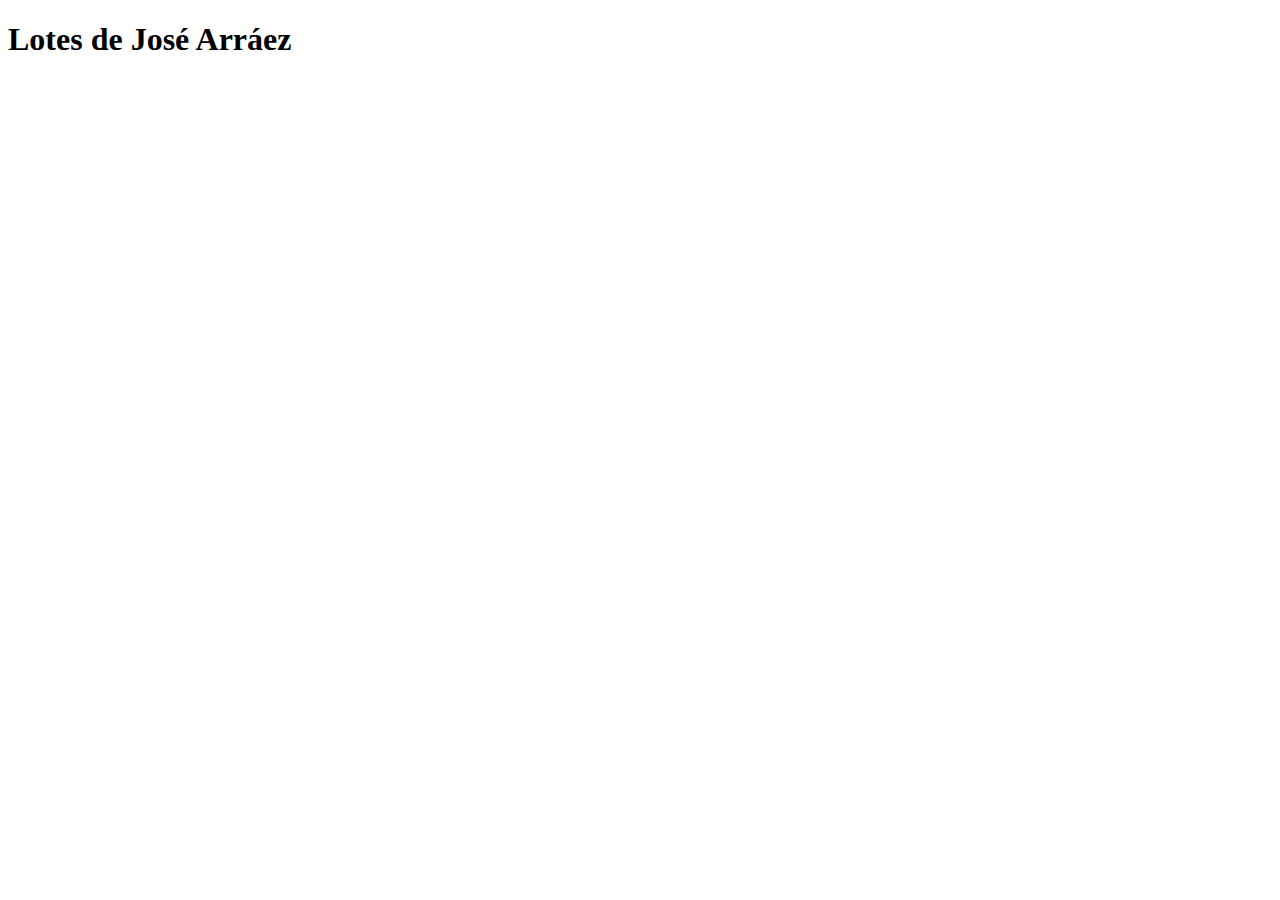
<file: pages/asambleas/José Arráez.html>
<!DOCTYPE html>
<html lang="en">
<head>
    <meta charset="UTF-8">
    <meta http-equiv="X-UA-Compatible" content="IE=edge">
    <meta name="viewport" content="width=device-width, initial-scale=1.0">
    <title>Lotes de José Arráez</title>
</head>
<body>
    <h1>Lotes de José Arráez</h1>
</body>
</html>
</file>
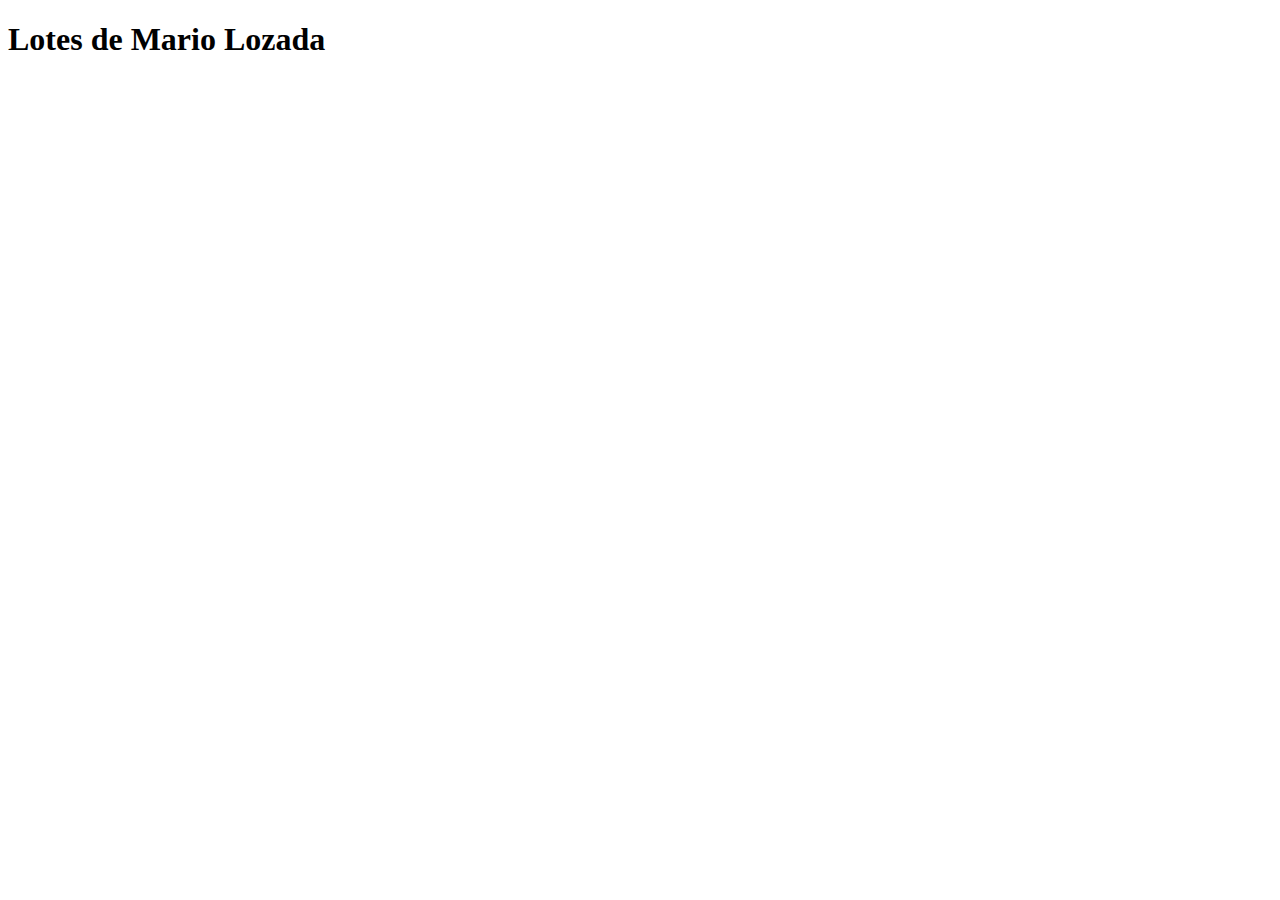
<file: pages/asambleas/Mario Lozada.html>
<!DOCTYPE html>
<html lang="en">
<head>
    <meta charset="UTF-8">
    <meta http-equiv="X-UA-Compatible" content="IE=edge">
    <meta name="viewport" content="width=device-width, initial-scale=1.0">
    <title>Lotes de Mario Lozada</title>
</head>
<body>
    <h1>Lotes de Mario Lozada</h1>
</body>
</html>
</file>
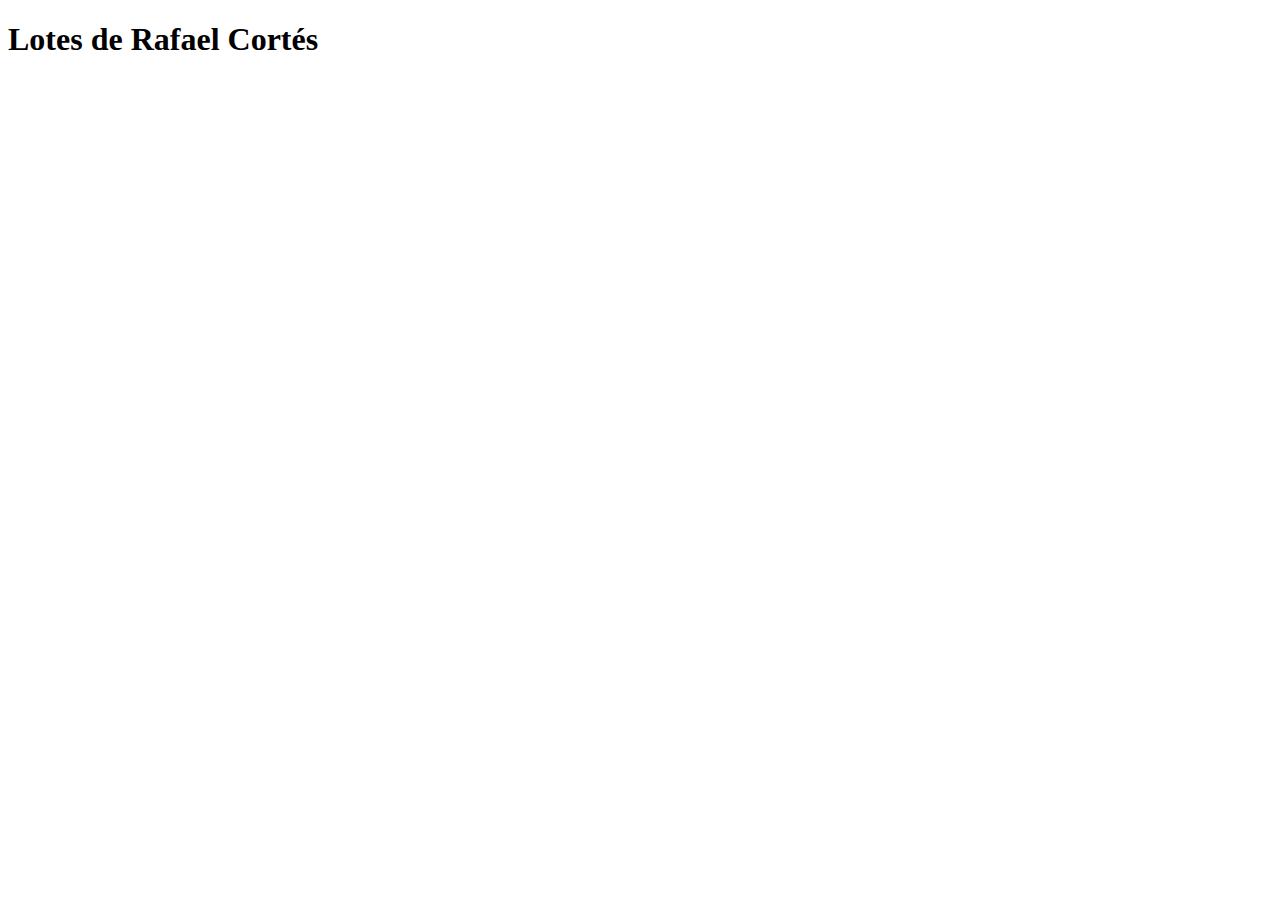
<file: pages/asambleas/Rafael Cortés.html>
<!DOCTYPE html>
<html lang="en">
<head>
    <meta charset="UTF-8">
    <meta http-equiv="X-UA-Compatible" content="IE=edge">
    <meta name="viewport" content="width=device-width, initial-scale=1.0">
    <title>Lotes de Rafael Cortés</title>
</head>
<body>
    <h1>Lotes de Rafael Cortés</h1>
</body>
</html>
</file>
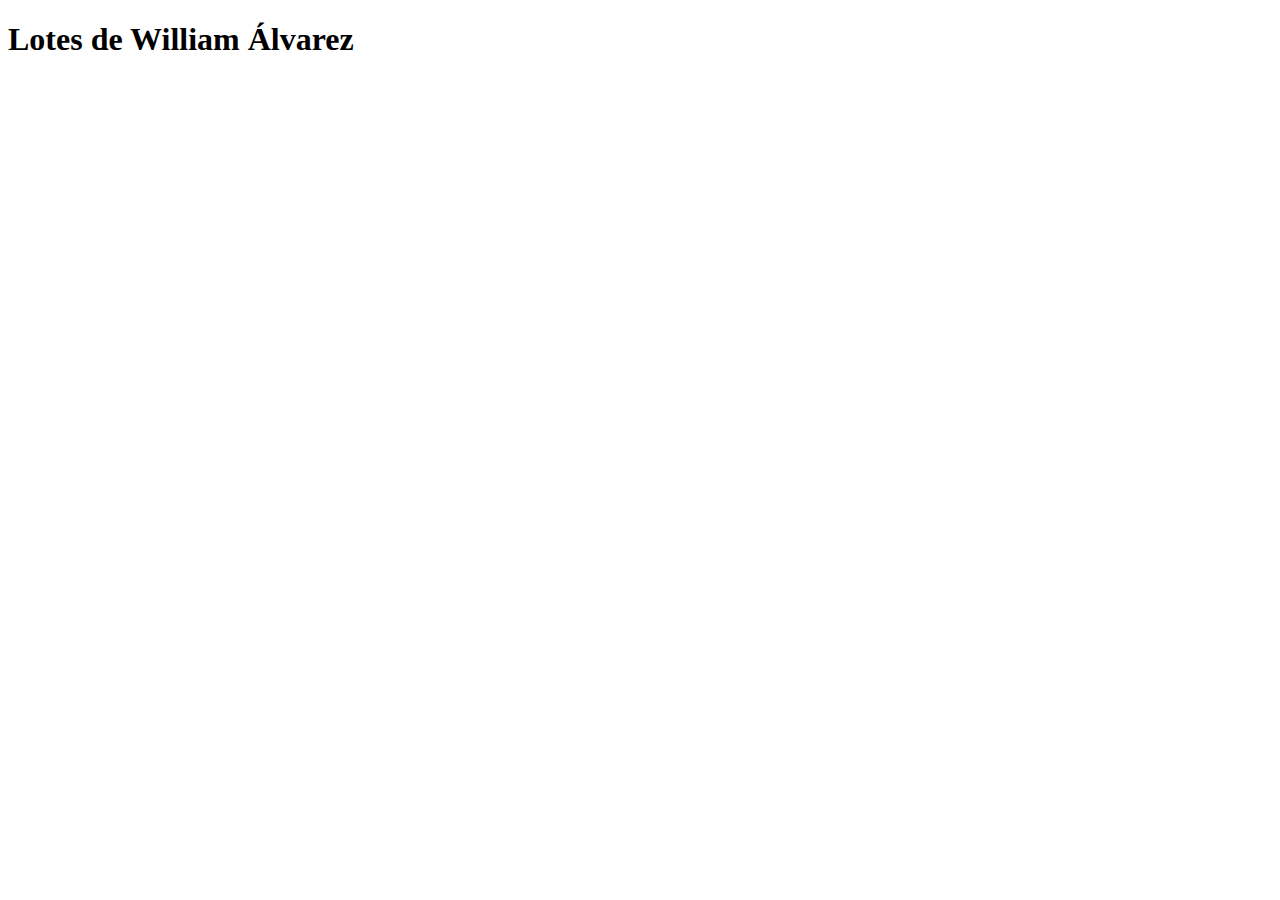
<file: pages/asambleas/William Álvarez.html>
<!DOCTYPE html>
<html lang="en">
<head>
    <meta charset="UTF-8">
    <meta http-equiv="X-UA-Compatible" content="IE=edge">
    <meta name="viewport" content="width=device-width, initial-scale=1.0">
    <title>Lotes de William Álvarez</title>
</head>
<body>
    <h1>Lotes de William Álvarez</h1>
</body>
</html>
</file>
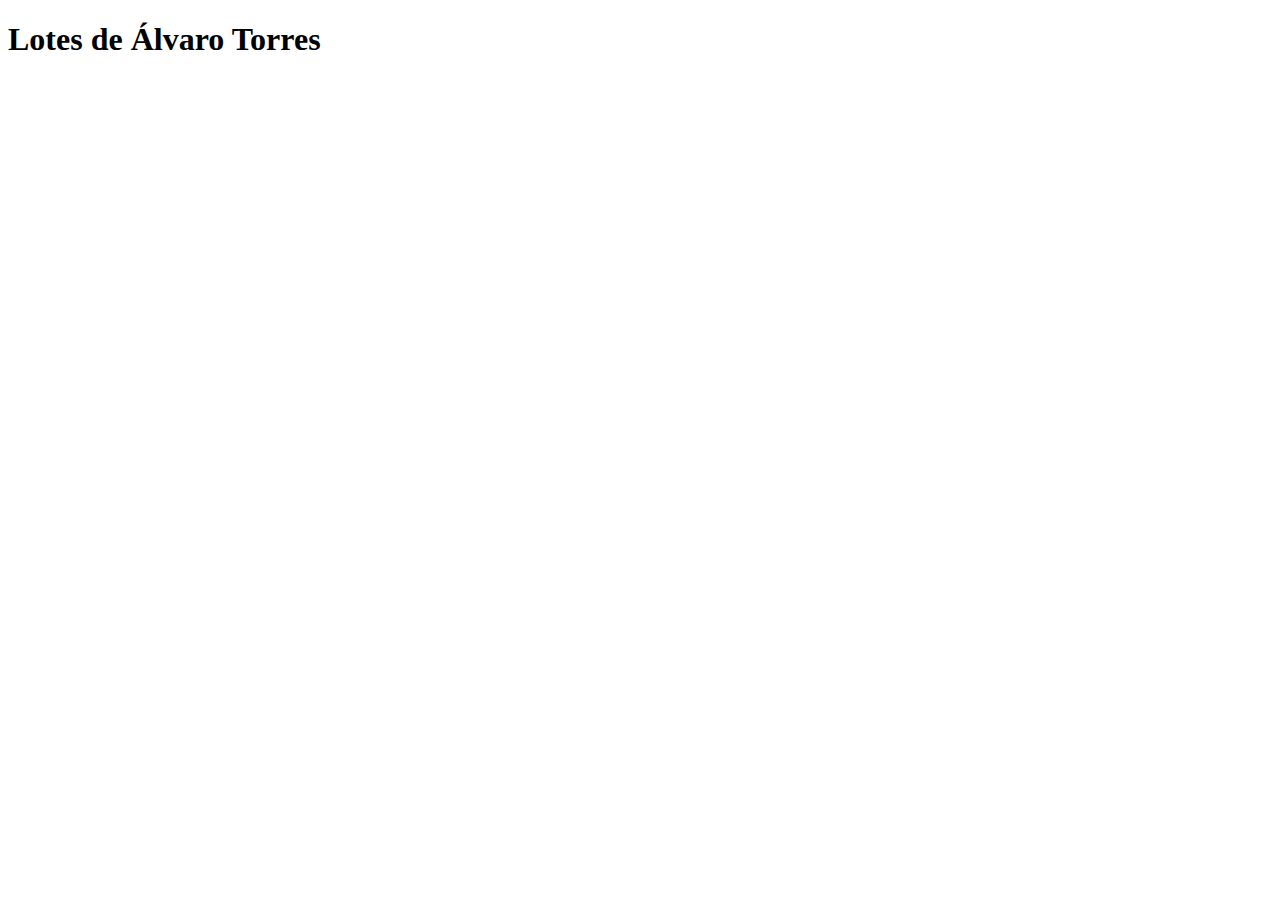
<file: pages/asambleas/Álvaro Torres.html>
<!DOCTYPE html>
<html lang="en">
<head>
    <meta charset="UTF-8">
    <meta http-equiv="X-UA-Compatible" content="IE=edge">
    <meta name="viewport" content="width=device-width, initial-scale=1.0">
    <title>Lotes de Álvaro Torres</title>
</head>
<body>
    <h1>Lotes de Álvaro Torres</h1>
</body>
</html>
</file>
<file: styles/dashboard.css>
@import url('https://fonts.googleapis.com/css2?family=Poppins:ital,wght@0,500;0,600;1,500&display=swap');


body {
    margin: 0;
    overflow: hidden;
    font-family: 'Poppins', sans-serif;
}
.header {
    display: flex;
    justify-content: space-between;
    align-items: center;
    background-color: #3498db;
    color: #fff;
    padding: 10px 20px;
    position: fixed;
    top: 0;
    left: 0;
    right: 0;
    z-index: 1000;
}
.header-logo img {
    width: 40px; 
    height: auto;
}

.header-title {
    flex-grow: 1;
    text-align: center;
    font-size: 1.5rem; 
    margin: 0;
}

.header-notification {
    width: 40px; 
    /* margin-right: 16px; */
    height: auto;
    color: white;
    display: flex;
    justify-content: right;
}

.dashboard {
    padding-top: 40px;
    display: flex;
    height: 100vh;
}

.sidebar {
    background-color: #ffffff;
    color: #3498db;
    padding: 12px;
    padding-left: 4px;
    width: 200px;
    margin-top: 24px;
    border-right: 2px solid #3498db;
}

.arrow-container{
    display: flex;
    justify-content: right;
    margin-bottom: 0px;
    height: 24px;
}

.arrow{
    cursor: pointer;
    transition: transform 0.3s ease;
    color: #3498db;
}
.sidebar ul {
    list-style: none;
    padding: 8px;
}

.item-sidebar {
    display: flex;
    margin-bottom: 12px;
    margin-right: 12px;
    color: #3498db;
    cursor: pointer;
    align-items: center;
}

.item-sidebar:hover, .item-sidebar a:hover{
    color: #0f4fa3;
}

.item-sidebar svg {
    height: 36px;
    width: 36px;
}

.item-sidebar a {
    margin-left: 12px;
}

.link-sidebar {
    color: #3498db;
    text-decoration: none;
}

.logout, .logout a{
    color: #db3434;
}

li.logout:hover, li.logout a:hover {
    color: #9ebfd4;
}
.content-wrapper{
    height: calc(100vh - 67);
    overflow: hidden;
    position: relative;
}
.content {
    max-height: 100%;
    margin-top: 40px;
    margin-bottom: 40px;
    display: grid;
    grid-template-columns: repeat(12, 1fr);
    gap: 20px;
    padding: 12px;
    overflow-y: auto;
}

.card {
    background-color: white;
    border: 2px solid #0f4fa3;
    color: #0f4fa3;
    padding: 8px;
    align-items: center;
    text-align: center;
    box-shadow: 0 2px 4px rgba(0, 0, 0, 0.1);
    border-radius: 16px;
}

.card:hover{
    background-color: #0f4fa3;
    color: white;
    cursor: pointer;
}

.card, .copy{
    display: flex;
}

.copy{
    flex-direction: column;
}

.card-1, .card-2 {
  grid-row: 1; 
  grid-column: span 6; 
}

.card-1 svg, .card-2 svg {
    height: 70%;
    width: 70%;
}

.card-1 .copy, .card-2 .copy {
    align-items: flex-start;
    text-align: left;
}
.card-3 svg, .card-4 svg, .card-5 svg {
    height: 16%;
    width: 16%;
}

.card-3,
.card-4,
.card-5 {
  grid-row: 2; 
  grid-column: span 4; 
  display: flex;
  flex-direction: column;
  align-items: center;
}
.card h2 {
    font-size: 1.5rem;
}

.card p {
    font-size: 1rem;
}
</file>
<file: styles/tablas.css>
tr {
    background-color: #91ccf3;
}

table {
    /* border-collapse: collapse; */
    width: 100%;
    margin: 0 auto;
    table-layout: auto;
    border: 1.8px solid white;
  }

  th {
    text-align: center;
  }

  tr td:nth-child(n+4){
    text-align: center !important;
  }

  th, td {
    padding: 4px;
  }

  tr{
    margin: 4px;
  }

  th {
    background-color: #3498db;
    color: white;
    font-size: 18px;
  }

  td {
    font-size: 16px;
  }

  .arrow {
    font-size: 24px;
    text-align: center;
  }

  .content {
    display: flex !important;
    flex-direction: column;
  }

  input, select, option {
    border-radius: 4px;
    border: #3498db;
  }
  
  .emergente{
    display: flex;
    height: 40px;
    align-items: center;
    justify-items: center;
  }

  .emergente button{
    border-radius: 8px;
    height: 32px;
    margin: 0px 24px 0px 24px;
    color: #ffc2c2;
    border: none;
    background-color: #db3434;
    letter-spacing: 1.2px;
    font-weight: bold;
  }

.emergente div{
  align-items: center;
  justify-content: center;
  background-color: #ffc2c2;
  color: #db3434;
  border-radius: 20px;
  padding-left: 12px;
  padding-right: 12px;
  width: 100%;
}

  #mensajeNoCoincidencias {
    text-align: center;
    letter-spacing: 2px;
  }
</file>
<file: styles/tabs.css>
.container-tabs, .tabs{
    display: flex;
    padding-left: 4px;
}

.tabs{
    border-bottom: 1.8px solid #3498db;
}

a{
    text-decoration: none;
    color: #3498db;
    font-weight: bold;
}

.tab.active {
    display: block;
}

.tabs li {
    text-decoration: none;
    list-style-type: none;
    background-color: white;
    color: #3498db;
    border: 1.8px solid #3498db;
    border-bottom: 0px;
    padding: 10px 20px;
    cursor: pointer;
    margin-right: 4px;
    border-radius: 12px;
    border-radius: 12px 12px 0px 0px;
    letter-spacing: 0.8px;
}

.tabs li:hover, .tabs li.active {
    border: 4px solid #3498db;
    color: green !important;
}

.grupo label{
    margin: 16px;
    color: #3498db;
}

.grupo input{
    font-size: 18px;
    border: 1.2px solid #3498db;
    color: #3498db;
    font-weight: bold;
}

.grupo{
    margin: 24px;
}

.icon-tabler-eye {
    width: 20px;
    margin-left: 4px;
}

.fechaComprobante, .asistencia{
    display: flex;
    align-items: center;
    justify-content: center;
}
</file>
